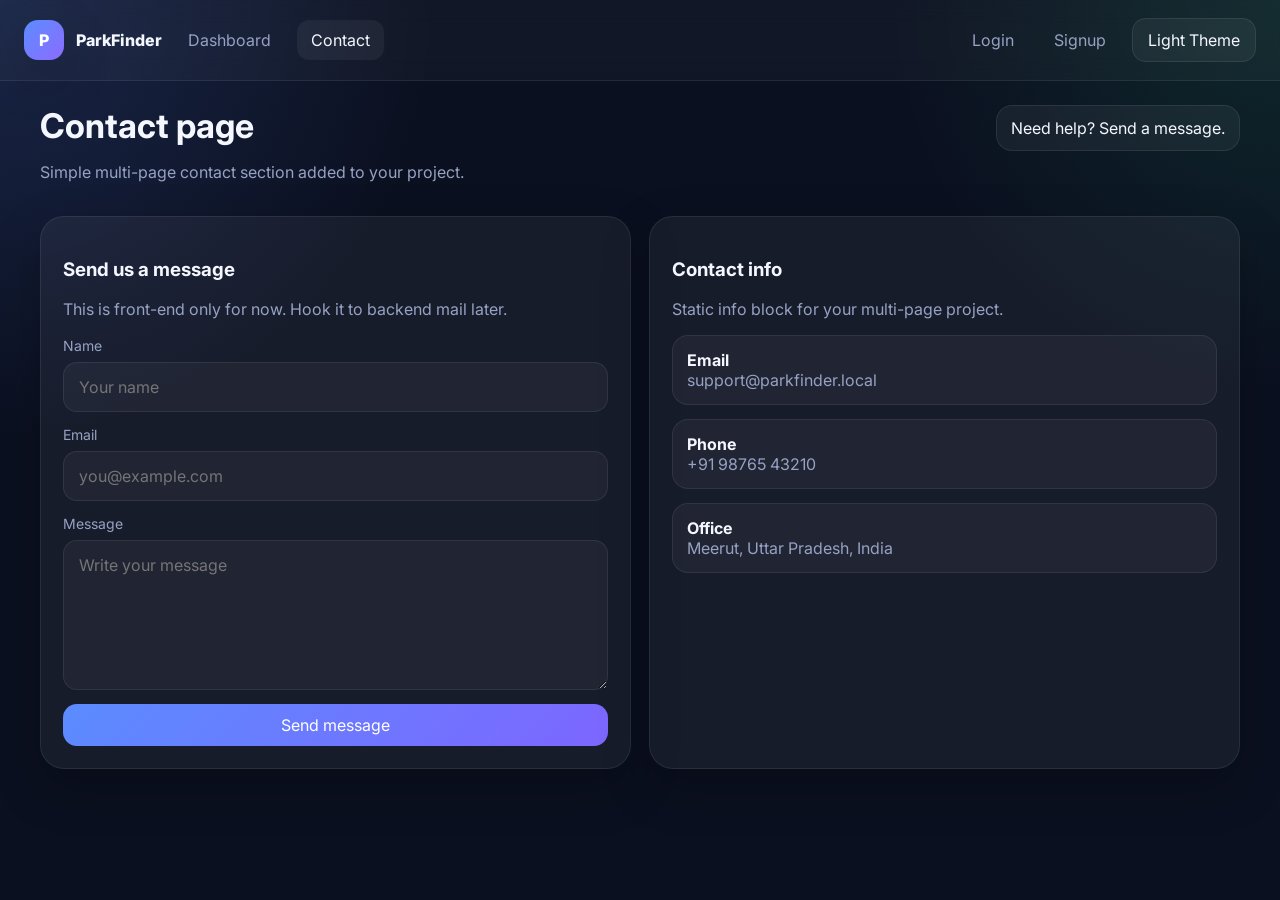
<file: contact.html>
<!DOCTYPE html>
<html lang="en">
<head>
  <meta charset="UTF-8" />
  <meta name="viewport" content="width=device-width, initial-scale=1.0" />
  <title>Contact - ParkFinder</title>
  <link rel="preconnect" href="https://fonts.googleapis.com">
  <link rel="preconnect" href="https://fonts.gstatic.com" crossorigin>
  <link href="https://fonts.googleapis.com/css2?family=Inter:wght@400;500;600;700;800&display=swap" rel="stylesheet">
  <link rel="stylesheet" href="./styles.css" />
</head>
<body>
  <script src="./shared.js"></script>
  <script>bootNav("contact")</script>

  <main class="page">
    <section class="hero">
      <div>
        <h1>Contact page</h1>
        <p class="muted">Simple multi-page contact section added to your project.</p>
      </div>
      <div class="user-chip">Need help? Send a message.</div>
    </section>

    <section class="contact-grid">
      <article class="card contact-card">
        <h3>Send us a message</h3>
        <p class="muted">This is front-end only for now. Hook it to backend mail later.</p>

        <form class="form-grid" id="contactForm">
          <div class="input-group">
            <label>Name</label>
            <input id="cname" placeholder="Your name" required />
          </div>
          <div class="input-group">
            <label>Email</label>
            <input id="cemail" type="email" placeholder="you@example.com" required />
          </div>
          <div class="input-group">
            <label>Message</label>
            <textarea id="cmessage" rows="6" placeholder="Write your message" required></textarea>
          </div>
          <button class="primary-btn" type="submit">Send message</button>
        </form>

        <div id="contactMsg" class="msg"></div>
      </article>

      <article class="card contact-card">
        <h3>Contact info</h3>
        <p class="muted">Static info block for your multi-page project.</p>

        <div class="info-list">
          <div class="info-item">
            <strong>Email</strong>
            <div class="muted">support@parkfinder.local</div>
          </div>
          <div class="info-item">
            <strong>Phone</strong>
            <div class="muted">+91 98765 43210</div>
          </div>
          <div class="info-item">
            <strong>Office</strong>
            <div class="muted">Meerut, Uttar Pradesh, India</div>
          </div>
        </div>
      </article>
    </section>
  </main>

  <script>
    document.getElementById("contactForm").addEventListener("submit", (e) => {
      e.preventDefault();
      const msg = document.getElementById("contactMsg");
      setMessage(msg, "Message submitted in UI. Backend mail integration is not added yet.", "ok");
      e.target.reset();
    });
  </script>
</body>
</html>
</file>
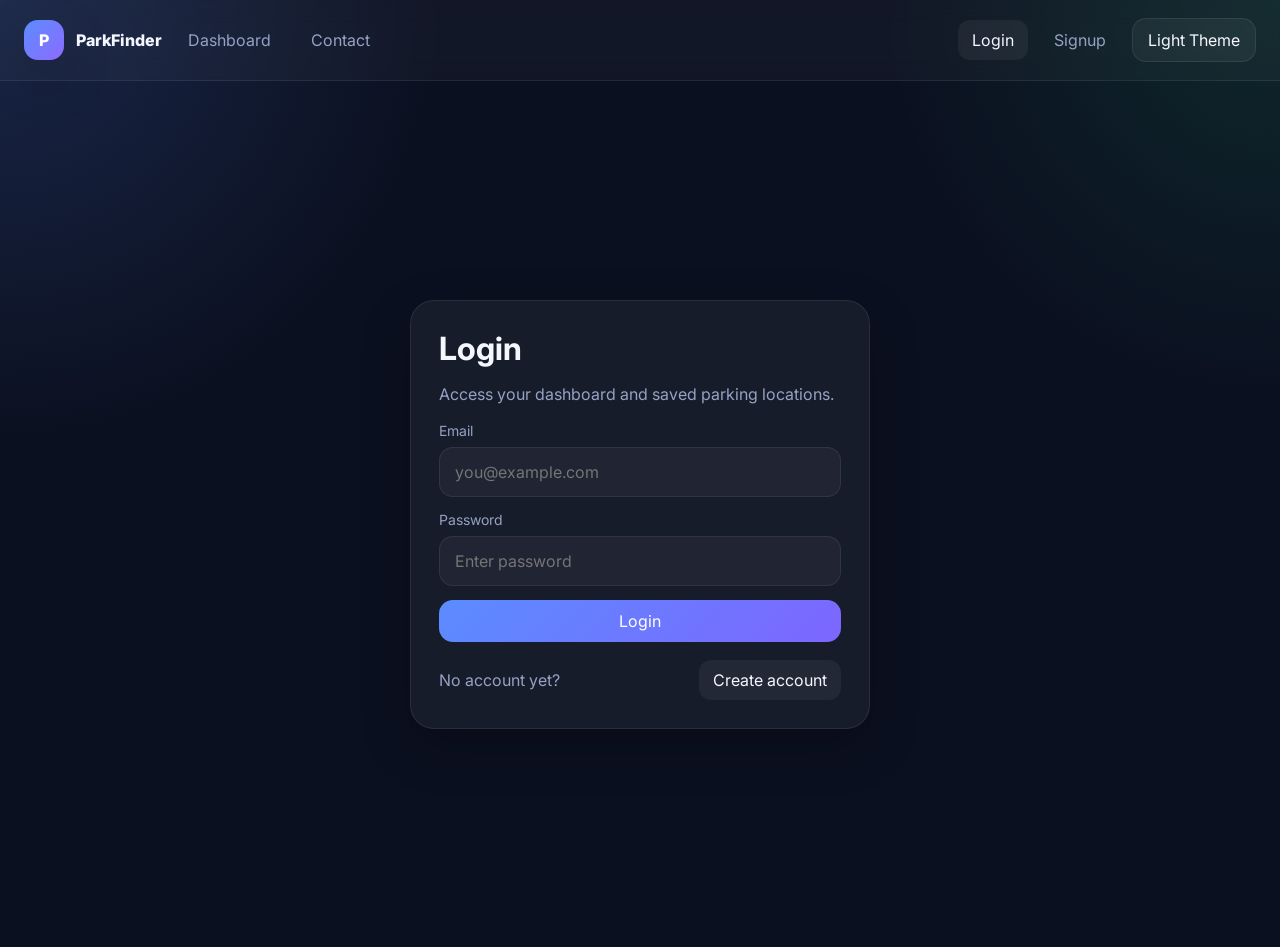
<file: login.html>
<!DOCTYPE html>
<html lang="en">
<head>
  <meta charset="UTF-8" />
  <meta name="viewport" content="width=device-width, initial-scale=1.0" />
  <title>Login - ParkFinder</title>
  <link rel="preconnect" href="https://fonts.googleapis.com">
  <link rel="preconnect" href="https://fonts.gstatic.com" crossorigin>
  <link href="https://fonts.googleapis.com/css2?family=Inter:wght@400;500;600;700;800&display=swap" rel="stylesheet">
  <link rel="stylesheet" href="./styles.css" />
</head>
<body>
  <script src="./shared.js"></script>
  <script>bootNav("login")</script>

  <main class="auth-wrap page">
    <section class="auth-card">
      <h1>Login</h1>
      <p class="muted">Access your dashboard and saved parking locations.</p>

      <form id="loginForm" class="form-grid">
        <div class="input-group">
          <label>Email</label>
          <input type="email" id="email" placeholder="you@example.com" required />
        </div>
        <div class="input-group">
          <label>Password</label>
          <input type="password" id="password" placeholder="Enter password" required />
        </div>

        <button type="submit" class="primary-btn">Login</button>
      </form>

      <div id="msg" class="msg"></div>

      <div class="form-footer">
        <span class="muted">No account yet?</span>
        <a class="nav-link active" href="./signup.html">Create account</a>
      </div>
    </section>
  </main>

  <script>
    document.getElementById("loginForm").addEventListener("submit", async (e) => {
      e.preventDefault();

      const msg = document.getElementById("msg");
      const email = document.getElementById("email").value.trim();
      const password = document.getElementById("password").value.trim();

      try {
        const res = await fetch(`${API}/login`, {
          method: "POST",
          headers: { "Content-Type": "application/json" },
          body: JSON.stringify({ email, password })
        });

        const data = await res.json();

        if (!res.ok) {
          setMessage(msg, data.error || "Login failed", "err");
          return;
        }

        localStorage.setItem("parkfinder_user", JSON.stringify(data.user));
        setMessage(msg, "Login successful. Redirecting...", "ok");
        setTimeout(() => {
          window.location.href = "./index.html";
        }, 700);
      } catch (error) {
        setMessage(msg, "Backend is not running on http://localhost:5000", "err");
      }
    });
  </script>
</body>
</html>
</file>
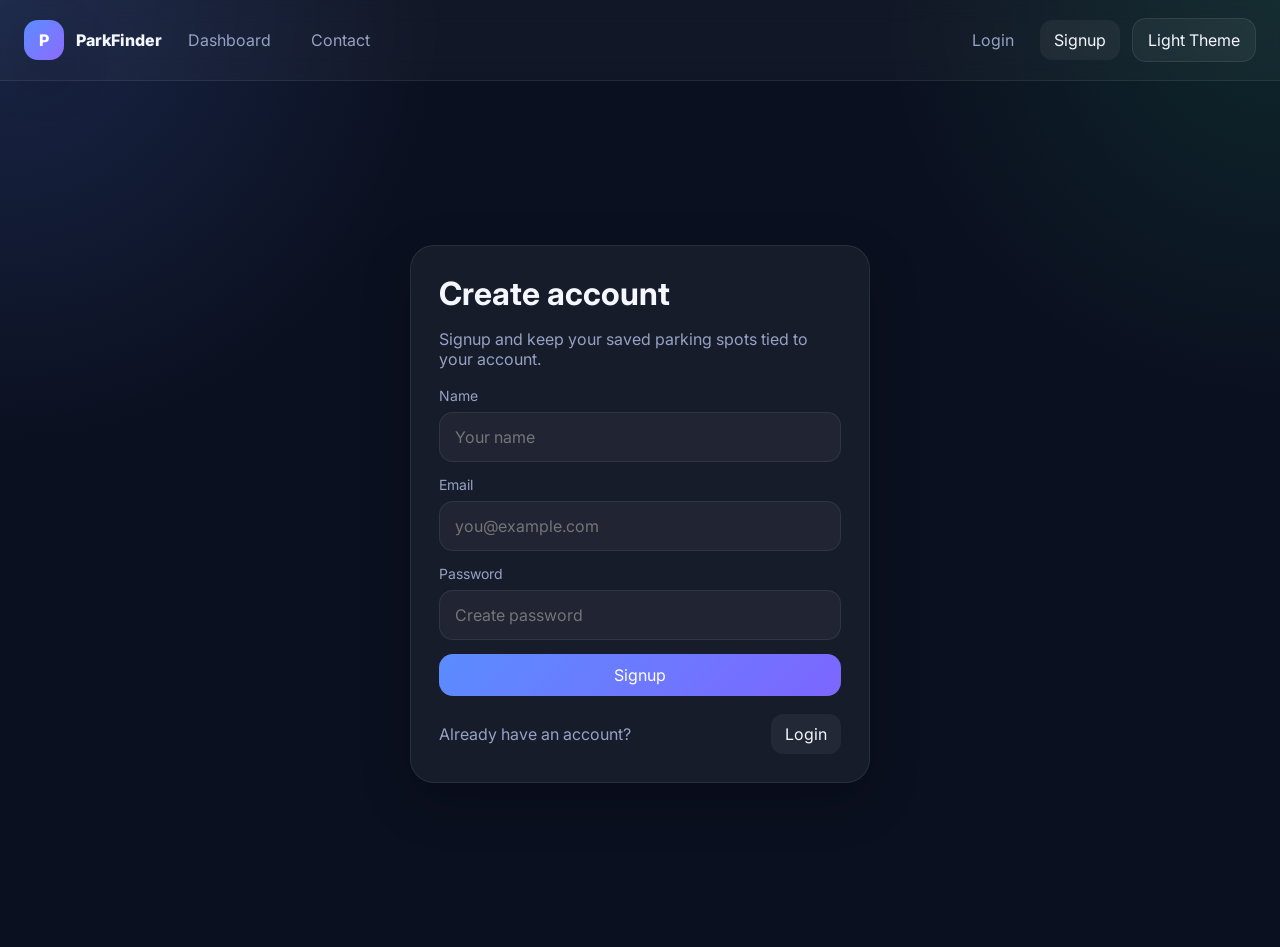
<file: signup.html>
<!DOCTYPE html>
<html lang="en">
<head>
  <meta charset="UTF-8" />
  <meta name="viewport" content="width=device-width, initial-scale=1.0" />
  <title>Signup - ParkFinder</title>
  <link rel="preconnect" href="https://fonts.googleapis.com">
  <link rel="preconnect" href="https://fonts.gstatic.com" crossorigin>
  <link href="https://fonts.googleapis.com/css2?family=Inter:wght@400;500;600;700;800&display=swap" rel="stylesheet">
  <link rel="stylesheet" href="./styles.css" />
</head>
<body>
  <script src="./shared.js"></script>
  <script>bootNav("signup")</script>

  <main class="auth-wrap page">
    <section class="auth-card">
      <h1>Create account</h1>
      <p class="muted">Signup and keep your saved parking spots tied to your account.</p>

      <form id="signupForm" class="form-grid">
        <div class="input-group">
          <label>Name</label>
          <input type="text" id="name" placeholder="Your name" required />
        </div>
        <div class="input-group">
          <label>Email</label>
          <input type="email" id="email" placeholder="you@example.com" required />
        </div>
        <div class="input-group">
          <label>Password</label>
          <input type="password" id="password" placeholder="Create password" required />
        </div>

        <button type="submit" class="primary-btn">Signup</button>
      </form>

      <div id="msg" class="msg"></div>

      <div class="form-footer">
        <span class="muted">Already have an account?</span>
        <a class="nav-link active" href="./login.html">Login</a>
      </div>
    </section>
  </main>

  <script>
    document.getElementById("signupForm").addEventListener("submit", async (e) => {
      e.preventDefault();

      const msg = document.getElementById("msg");
      const name = document.getElementById("name").value.trim();
      const email = document.getElementById("email").value.trim();
      const password = document.getElementById("password").value.trim();

      try {
        const res = await fetch(`${API}/signup`, {
          method: "POST",
          headers: { "Content-Type": "application/json" },
          body: JSON.stringify({ name, email, password })
        });

        const data = await res.json();

        if (!res.ok) {
          setMessage(msg, data.error || "Signup failed", "err");
          return;
        }

        setMessage(msg, "Signup successful. Redirecting to login...", "ok");
        setTimeout(() => {
          window.location.href = "./login.html";
        }, 900);
      } catch (error) {
        setMessage(msg, "Backend is not running on http://localhost:5000", "err");
      }
    });
  </script>
</body>
</html>
</file>
<file: styles.css>
:root{
  --bg:#0b1020;
  --bg-soft:#11182d;
  --panel:rgba(255,255,255,.05);
  --panel-solid:#121a31;
  --line:rgba(255,255,255,.08);
  --text:#f5f7ff;
  --muted:#96a2c3;
  --accent:#5b8cff;
  --accent-2:#26d07c;
  --danger:#ff5d73;
  --shadow:0 18px 50px rgba(0,0,0,.24);
  --gradient:radial-gradient(circle at top left, rgba(91,140,255,.18), transparent 28%),
             radial-gradient(circle at top right, rgba(38,208,124,.12), transparent 25%);
}

body.light{
  --bg:#eef3ff;
  --bg-soft:#ffffff;
  --panel:rgba(255,255,255,.88);
  --panel-solid:#ffffff;
  --line:rgba(18,24,45,.08);
  --text:#12182d;
  --muted:#67728d;
  --accent:#3f6fff;
  --accent-2:#10a867;
  --danger:#e64b65;
  --shadow:0 18px 40px rgba(24,42,90,.10);
  --gradient:radial-gradient(circle at top left, rgba(63,111,255,.10), transparent 28%),
             radial-gradient(circle at top right, rgba(16,168,103,.08), transparent 25%);
}

*{box-sizing:border-box}
html,body{margin:0;padding:0}
body{
  font-family:Inter,system-ui,sans-serif;
  background: var(--gradient), var(--bg);
  color:var(--text);
  min-height:100vh;
  transition:background .25s ease,color .25s ease;
}
a{text-decoration:none;color:inherit}
button,input,textarea{font:inherit}
button{cursor:pointer}

.top-nav{
  display:flex;
  align-items:center;
  justify-content:space-between;
  padding:18px 24px;
  border-bottom:1px solid var(--line);
  background:rgba(255,255,255,.03);
  backdrop-filter:blur(12px);
  position:sticky;
  top:0;
  z-index:1000;
}
.nav-left,.nav-right{
  display:flex;
  align-items:center;
  gap:12px;
  flex-wrap:wrap;
}
.brand{
  display:flex;
  align-items:center;
  gap:12px;
  font-weight:800;
}
.brand-badge{
  width:40px;height:40px;border-radius:14px;
  display:grid;place-items:center;
  background:linear-gradient(135deg,var(--accent),#8d6bff);
  color:white;
  box-shadow:var(--shadow);
}
.nav-link{
  padding:10px 14px;
  border-radius:12px;
  color:var(--muted);
}
.nav-link.active,.nav-link:hover{
  background:var(--panel);
  color:var(--text);
}
.theme-btn,.ghost-btn,.primary-btn,.danger-btn{
  border:none;
  border-radius:14px;
  padding:11px 15px;
}
.theme-btn,.ghost-btn{
  background:var(--panel);
  color:var(--text);
  border:1px solid var(--line);
}
.primary-btn{
  background:linear-gradient(135deg,var(--accent),#7d66ff);
  color:white;
}
.danger-btn{
  background:rgba(255,93,115,.12);
  color:var(--danger);
  border:1px solid rgba(255,93,115,.18);
}
.page{
  width:min(1200px, calc(100% - 28px));
  margin:24px auto;
}
.auth-wrap{
  display:grid;
  place-items:center;
  min-height:calc(100vh - 82px);
}
.auth-card,.card,.stat-card{
  background:var(--panel);
  border:1px solid var(--line);
  box-shadow:var(--shadow);
  border-radius:24px;
}
.auth-card{
  width:min(460px, 100%);
  padding:28px;
}
.auth-card h1{margin:0 0 8px;font-size:32px}
.muted{color:var(--muted)}
.form-grid{
  display:grid;
  gap:14px;
  margin-top:18px;
}
.input-group{
  display:grid;
  gap:8px;
}
.input-group label{
  font-size:14px;
  color:var(--muted);
}
.input-group input,.input-group textarea{
  width:100%;
  background:rgba(255,255,255,.04);
  border:1px solid var(--line);
  border-radius:14px;
  padding:14px 15px;
  color:var(--text);
  outline:none;
}
body.light .input-group input,
body.light .input-group textarea{
  background:#f7f9ff;
}
.form-footer{
  margin-top:18px;
  display:flex;
  justify-content:space-between;
  gap:12px;
  align-items:center;
  flex-wrap:wrap;
}
.msg{
  margin-top:14px;
  padding:12px 14px;
  border-radius:14px;
  display:none;
}
.msg.show{display:block}
.msg.ok{background:rgba(38,208,124,.12);color:#57e29f;border:1px solid rgba(38,208,124,.18)}
.msg.err{background:rgba(255,93,115,.12);color:#ff9dac;border:1px solid rgba(255,93,115,.18)}

.hero{
  display:flex;
  justify-content:space-between;
  gap:18px;
  align-items:flex-start;
  margin-bottom:18px;
}
.hero h1{margin:0 0 10px;font-size:34px}
.user-chip{
  padding:12px 14px;
  border-radius:16px;
  background:var(--panel);
  border:1px solid var(--line);
}
.stats{
  display:grid;
  grid-template-columns:repeat(4,1fr);
  gap:16px;
  margin-bottom:18px;
}
.stat-card{
  padding:18px;
}
.stat-card .label{
  color:var(--muted);
  display:block;
  margin-bottom:10px;
  font-size:13px;
}
.stat-card strong{
  font-size:22px;
}
.content-grid{
  display:grid;
  grid-template-columns:1.45fr .95fr;
  gap:18px;
}
.card{padding:16px}
.panel-head{
  display:flex;
  justify-content:space-between;
  gap:14px;
  align-items:flex-start;
  margin-bottom:14px;
}
.panel-head h3{margin:0 0 6px}
.panel-actions{
  display:flex;
  gap:10px;
  flex-wrap:wrap;
}
#map{
  height:560px;
  border-radius:18px;
  overflow:hidden;
}
.history-list{
  display:flex;
  flex-direction:column;
  gap:12px;
  max-height:560px;
  overflow:auto;
  padding-right:6px;
}
.history-item{
  background:rgba(255,255,255,.04);
  border:1px solid var(--line);
  border-radius:18px;
  padding:14px;
}
.history-top{
  display:flex;
  justify-content:space-between;
  gap:12px;
  margin-bottom:10px;
}
.history-note{font-weight:700}
.history-time,.history-meta{
  color:var(--muted);
  font-size:12px;
}
.history-meta{margin-bottom:12px}
.history-actions{
  display:flex;
  gap:8px;
  flex-wrap:wrap;
}
.action-btn{
  border:none;
  border-radius:12px;
  padding:10px 12px;
  background:rgba(255,255,255,.06);
  color:var(--text);
}
.empty{
  padding:20px;
  border:1px dashed var(--line);
  border-radius:18px;
  color:var(--muted);
  text-align:center;
}
.contact-grid{
  display:grid;
  grid-template-columns:1fr 1fr;
  gap:18px;
}
.contact-card{
  padding:22px;
}
.info-list{
  display:grid;
  gap:14px;
  margin-top:16px;
}
.info-item{
  padding:14px;
  border-radius:16px;
  background:rgba(255,255,255,.04);
  border:1px solid var(--line);
}
.small{padding:10px 12px}

@media (max-width: 1024px){
  .stats{grid-template-columns:repeat(2,1fr)}
  .content-grid,.contact-grid{grid-template-columns:1fr}
}
@media (max-width: 700px){
  .top-nav{padding:14px}
  .page{width:min(100% - 18px, 1200px)}
  .hero{flex-direction:column}
  .stats{grid-template-columns:1fr}
  #map{height:380px}
}
</file>
